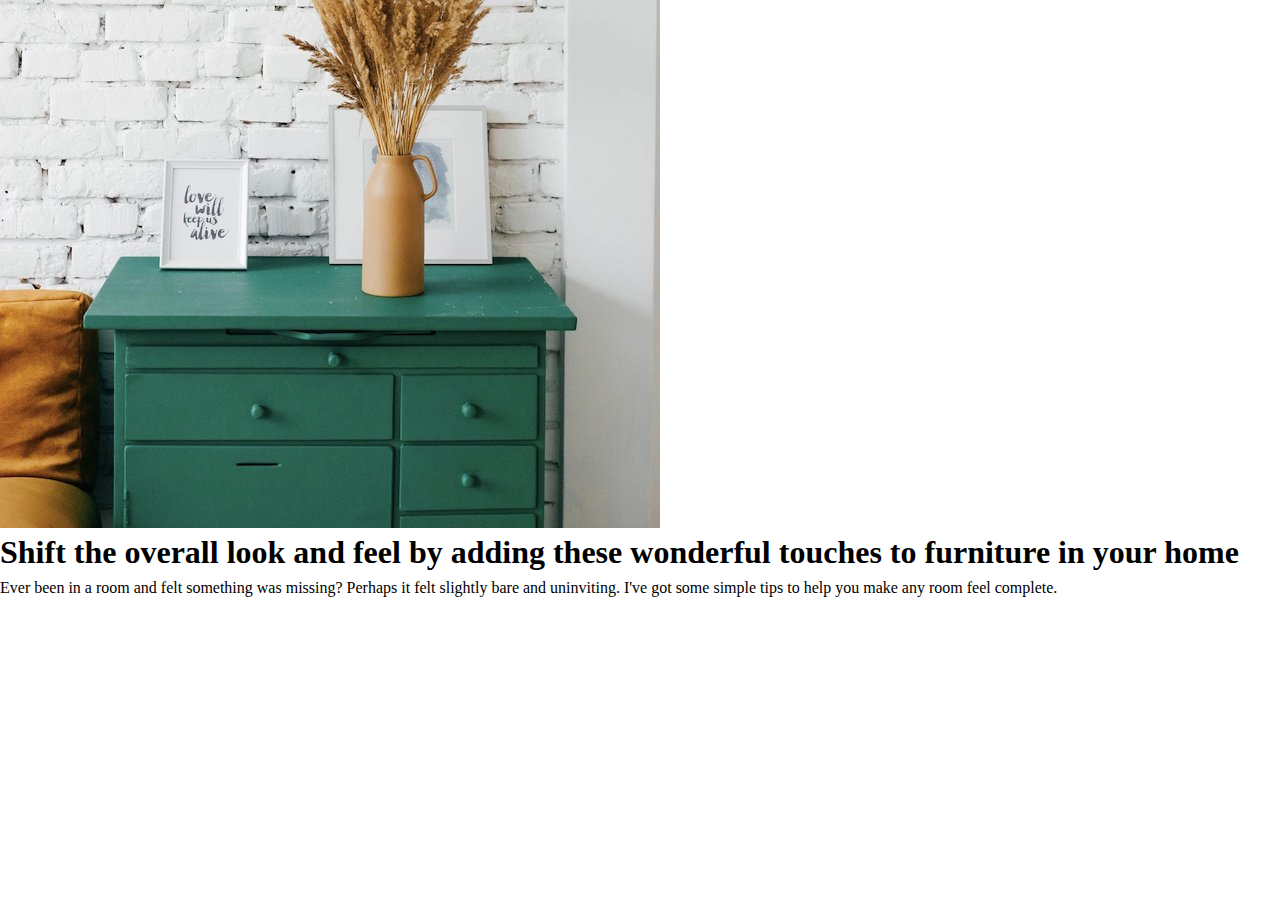
<file: article-component/index.html>
<!DOCTYPE html>
<html lang="en">
<head>
    <!-- PRElOAD FONTS -->
    <link rel="preconnect" href="https://fonts.googleapis.com">
    <link rel="preconnect" href="https://fonts.gstatic.com" crossorigin>
    <!---------------------->

    <meta charset="UTF-8">
    <meta name="viewport" content="width=device-width, initial-scale=1.0">
    <title>Article Preview Component</title>
    <link rel="shortcut icon" href="./assets/favicon-32x32.png" type="image/x-icon">

    <link rel="stylesheet" href="styles/index.css">
    
    <!-- FONT -->
    <link href="https://fonts.googleapis.com/css2?family=Manrope:wght@200..800&display=swap" rel="stylesheet">
    <!---------------------->

</head>
<body>
    <main>
        <article class="card-wraper">
            <img src="./assets/drawers.jpg" alt="A drawer with some decorations on top of it" class="hero-img">
            <section class="article-content">
                <h1 class="article-title">
                    Shift the overall look and feel by adding these wonderful touches to furniture in your home
                </h1>
                <p class="article-description">
                    Ever been in a room and felt something was missing? Perhaps it felt slightly bare and uninviting. I've got some simple tips to help you make any room feel complete.
                </p>
            </section>
        </article>
    </main>
</body>
</html>
</file>
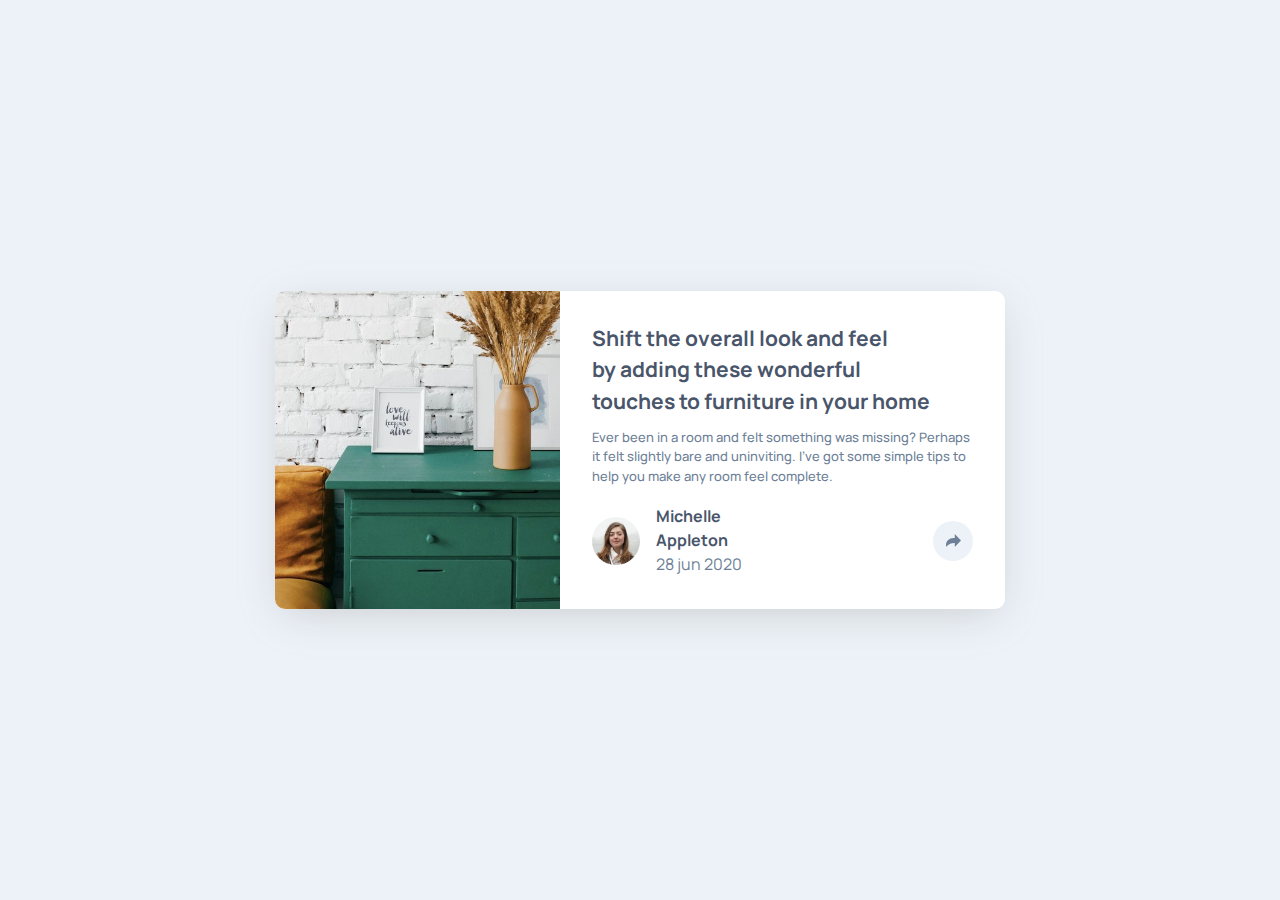
<file: article-preview-component/index.html>
<!DOCTYPE html>
<html lang="en">
<head>
    <!-- PRElOAD FONTS -->
    <link rel="preconnect" href="https://fonts.googleapis.com">
    <link rel="preconnect" href="https://fonts.gstatic.com" crossorigin>
    <!---------------------->

    <meta charset="UTF-8">
    <meta name="viewport" content="width=device-width, initial-scale=1.0">
    <title>Article Preview Component</title>
    <link rel="shortcut icon" href="./assets/favicon-32x32.png" type="image/x-icon">

    <link rel="stylesheet" href="styles/index.css">
    
    <!-- FONT -->
    <link href="https://fonts.googleapis.com/css2?family=Manrope:wght@200..800&display=swap" rel="stylesheet">
    <!---------------------->
</head>
<body>
    <main>
        <article class="card-wraper">
            <img class="hero-img" src="./assets/drawers.jpg" alt="A drawer with some decorations on top of it">
            <section class="article-content">
                <h1 class="article-title">
                    Shift the overall look and feel by adding these wonderful touches to furniture in your home
                </h1>
                <p class="article-description">
                    Ever been in a room and felt something was missing? Perhaps it felt slightly bare and uninviting. I've got some simple tips to help you make any room feel complete.
                </p>
                <div class="article-author">
                    <figure class="author-description">
                        <img src="./assets/avatar-michelle.jpg" alt="Michelle Appleton profile picture">

                        <figcaption>
                            <h4 class="author-name">Michelle Appleton</h4>
                            <span class="publish-when">28 jun 2020</span>
                        </figcaption>
                    </figure>
                    <div class="share-btn">
                        <button>
                            <img src="./assets/icon-share.svg" alt="share icon">
                        </button>
                    </div>
                </div>

            </section>

        </article>
    </main>


    <script src="app.js"></script>
</body>
</html>
</file>
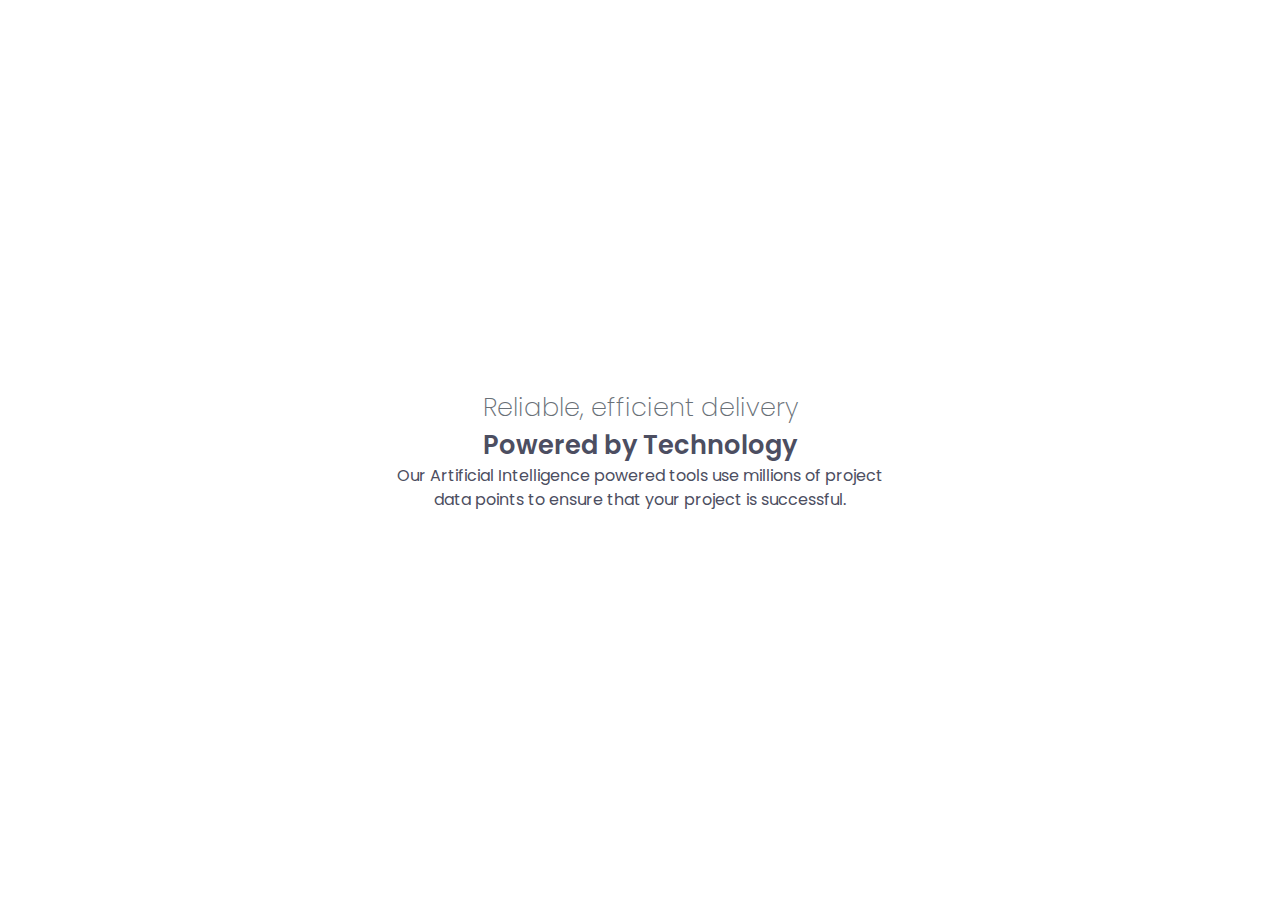
<file: four-card-feature-section/index.html>
<!DOCTYPE html>
<html lang="en">
<head>
    <link rel="preconnect" href="https://fonts.googleapis.com">
    <link rel="preconnect" href="https://fonts.gstatic.com" crossorigin>

    <meta charset="UTF-8">
    <meta name="viewport" content="width=device-width, initial-scale=1.0">
    <title>Four Card Feature Section | Frontend Mentor</title>
    <link rel="shortcut icon" href="./assets/favicon-32x32.png" type="image/x-icon">
    <link rel="stylesheet" href="styles/index.css">

    <link href="https://fonts.googleapis.com/css2?family=Poppins:ital,wght@0,100;0,200;0,300;0,400;0,500;0,600;0,700;0,800;0,900;1,100;1,200;1,300;1,400;1,500;1,600;1,700;1,800;1,900&display=swap" rel="stylesheet">
</head>
<body>
    <div class="container">
        <header class="header-content">
            <h1>
                Powered by Technology
            </h1>
            <span>
                Reliable, efficient delivery
            </span>
            <p>
                Our Artificial Intelligence powered tools use millions of project data points to ensure that your project is successful.
            </p>
        </header>

        <main>

        </main>
    </div>
</body>
</html>
</file>
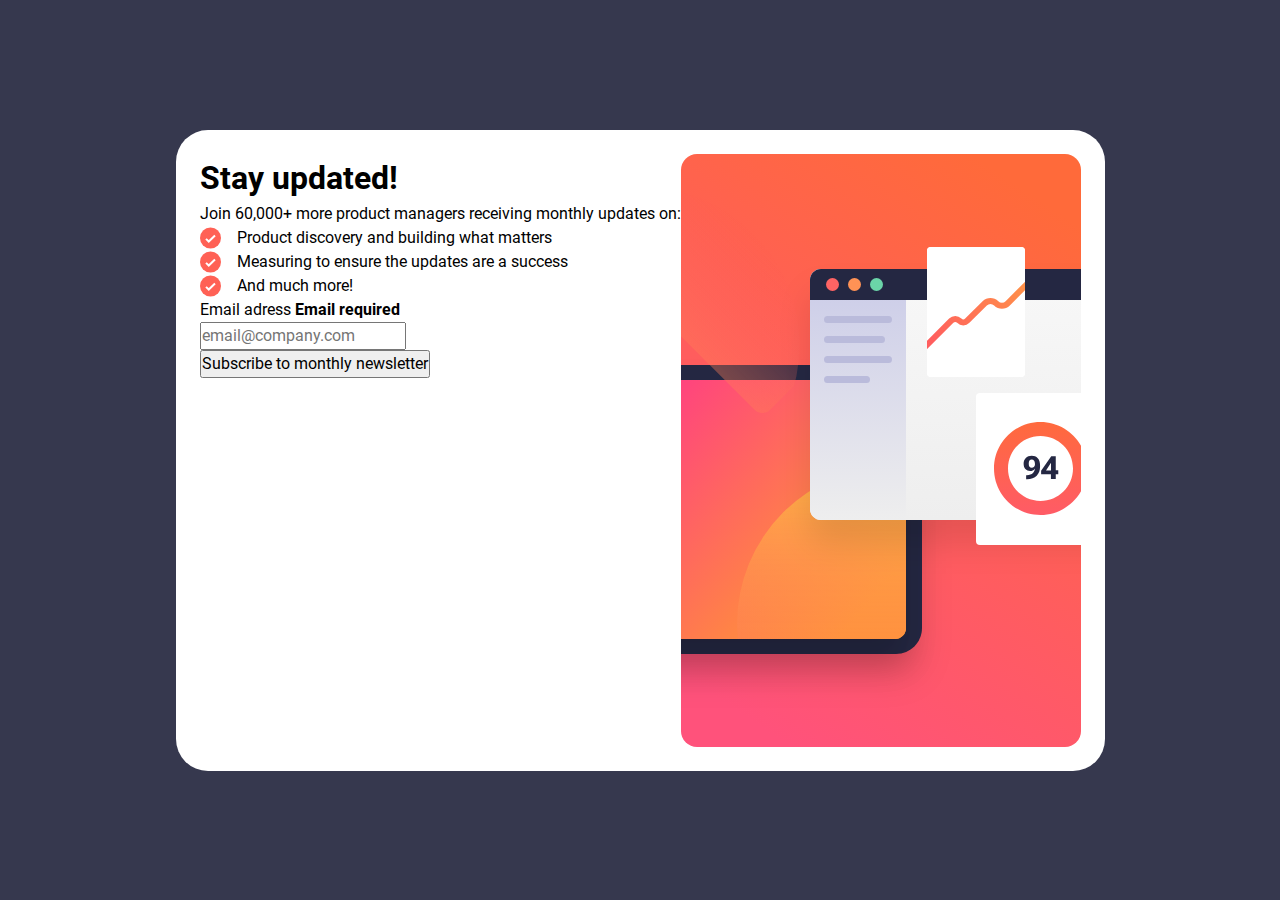
<file: newsletter-sign-up/index.html>
<!DOCTYPE html>
<html lang="en">
<head>
    <meta charset="UTF-8">
    <meta name="viewport" content="width=device-width, initial-scale=1.0">
    <title>Frontend Mentor | Newsletter Sign Up</title>
    <link rel="shortcut icon" href="./assets/images/favicon-32x32.png" type="image/x-icon">
    
    <!-- CSS -->
    <link rel="stylesheet" href="./styles/index.css">
</head>
<body>
    <main>
        <section class="card-container">
            <div class="form-container">
                <div class="form-text">
                    <h1 class="form-title">Stay updated!</h1>
                    <p class="form-call">
                        Join 60,000+ more product managers receiving monthly updates on:
                    </p>
    
                    <ul>
                        <li>
                            <img src="./assets/images/icon-list.svg" alt="list icon">
                            <p>
                                Product discovery and building what matters
                            </p>
                        </li>
                        <li>
                            <img src="./assets/images/icon-list.svg" alt="list icon">
                            <p>
                                Measuring to ensure the updates are a success
                            </p>
                        </li>
                        <li>
                            <img src="./assets/images/icon-list.svg" alt="list icon">
                            <p>
                                And much more!
                            </p>
                        </li>
                    </ul>
                </div>

                
                <form method="post">
                    <div class="form-email-container">
                        <label class="email-label" for="iEmail">Email adress</label>
                        <strong
                            class="error-message hidden"
                            role="alert"
                        >
                            Email required
                        </strong>
                    </div>
                    <input 
                        type="email"
                        name="email"
                        id="iEmail"
                        class="email-input"
                        placeholder="email@company.com"
                        aria-errormessage="error-message"
                    >
    
                        
                </form>
                <button type="submit">
                    Subscribe to monthly newsletter
                </button>
                
            </div>
            <picture class="--img-box">
                <source 
                srcset="./assets/images/sign-up-desktop.svg" 
                media="(min-width: 1024px)"
                type="image/svg+xml"
                >

                <source 
                srcset="./assets/images/sign-up-tablet.svg"
                media="(min-width: 768px)"
                type="image/svg+xml"
                >

                <img 
                src="./assets/images/sign-up-mobile.svg" 
                alt="illustration"
                >
            </picture>
        </section>
    </main>




    <script src="page.js"></script>
</body>
</html>
</file>
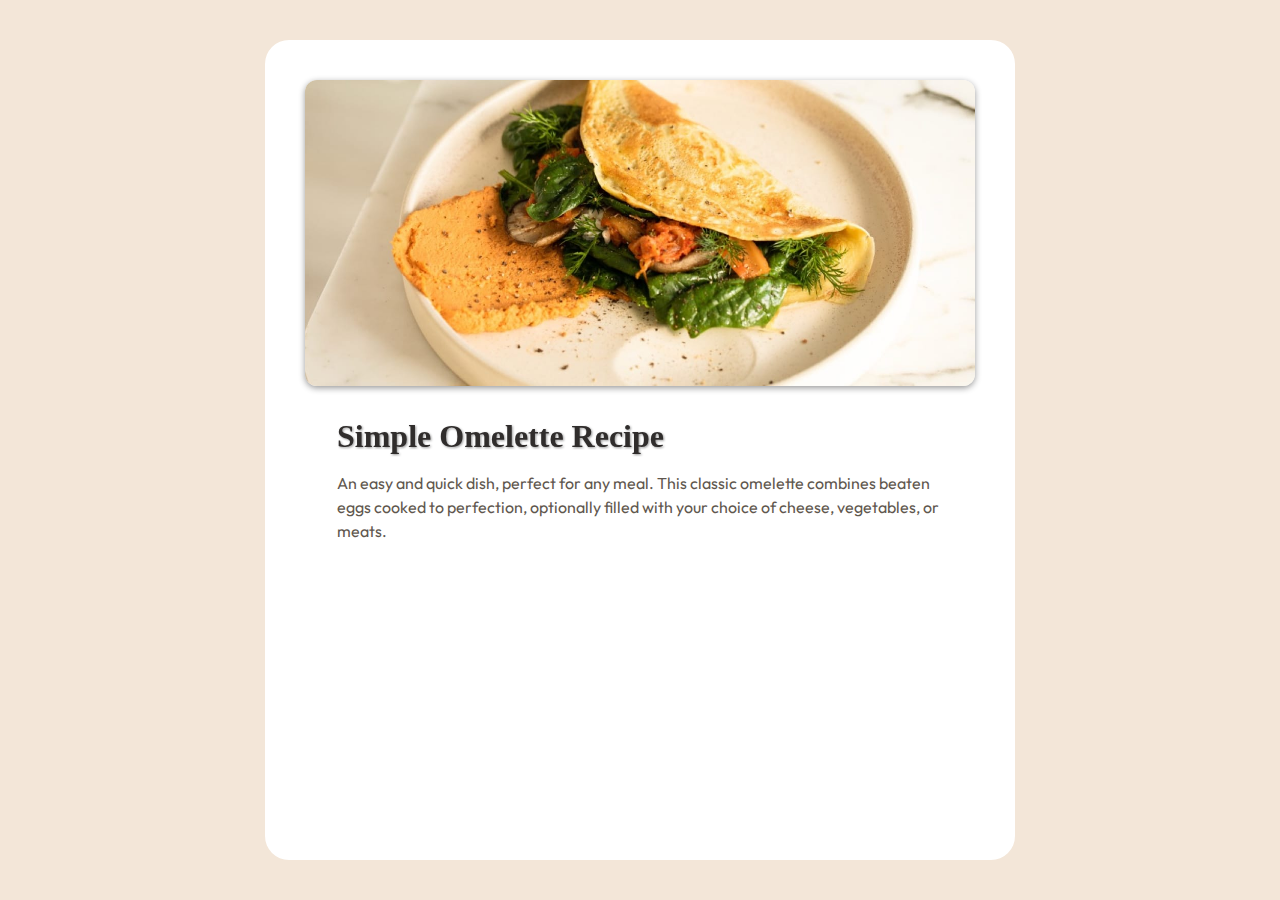
<file: recipe-page/index.html>
<!DOCTYPE html>
<html lang="en">
<head>
    <link rel="preconnect" href="https://fonts.googleapis.com">
    <link rel="preconnect" href="https://fonts.gstatic.com" crossorigin>

    <meta charset="UTF-8">
    <meta name="viewport" content="width=device-width, initial-scale=1.0">
    <title>Frontend Mentor | Recipe Page</title>
    <link rel="shortcut icon" href="./assets/favicon-32x32.png" type="image/x-icon">
    <link rel="stylesheet" href="styles/index.css">

    <link href="https://fonts.googleapis.com/css2?family=Outfit:wght@100..900&family=Young+Serif&display=swap" rel="stylesheet">
</head>
<body>
    <main class="recipe">
        <article class="recipe__container" variant-1>
            <div class="top-content">
                <div class="recipe__img_box">
                    <img src="./assets/image-omelette.jpeg" alt="omelette image">
                </div>

                <div class="recipe__caption">
                    <h1>Simple Omelette Recipe</h1>
                    <p>
                        An easy and quick dish, perfect for any meal. This classic omelette combines beaten eggs cooked to perfection, optionally filled with your choice of cheese, vegetables, or meats.
                    </p>
                </div>
            </div>
        </article>
    </main>
</body>
</html>
</file>
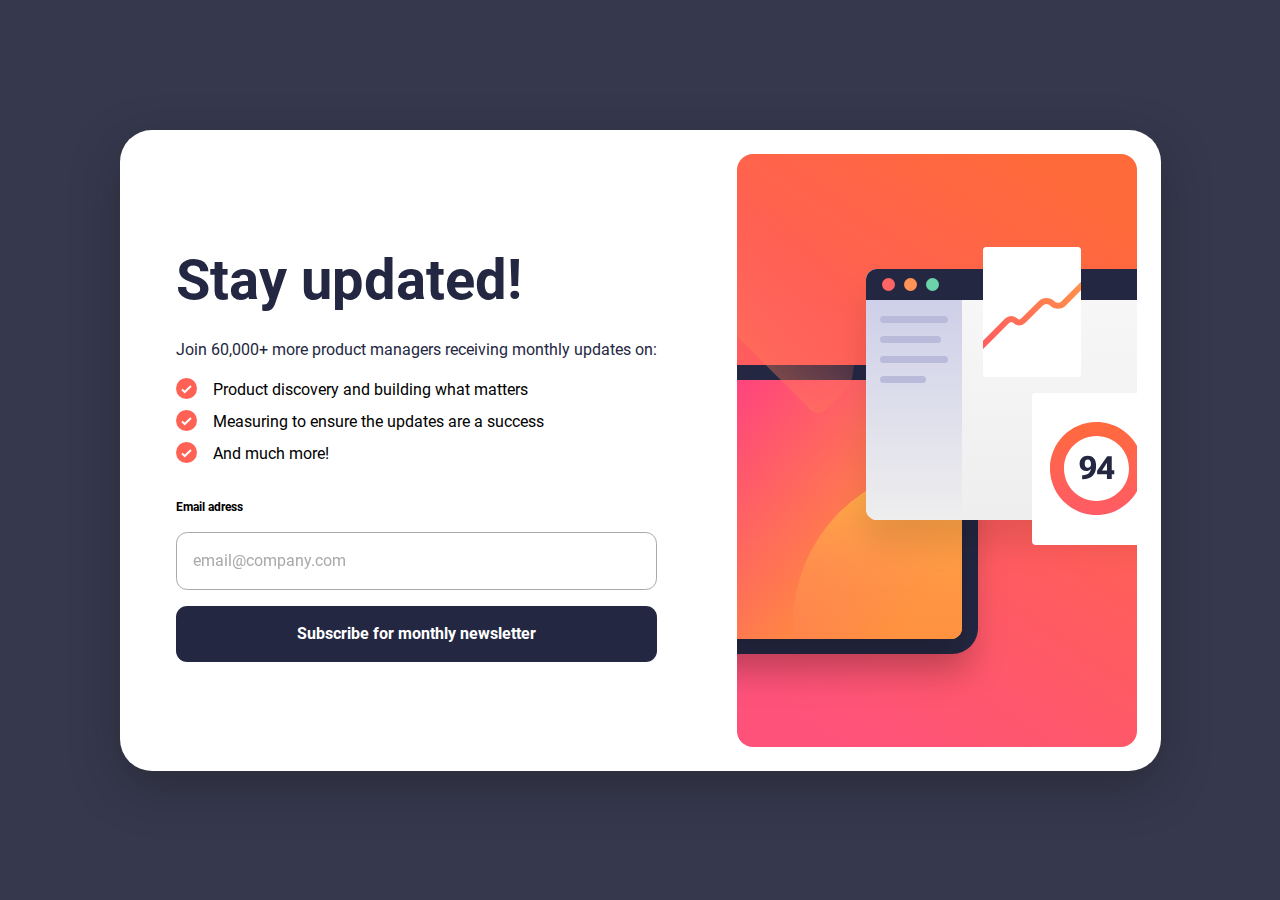
<file: sign-up-news/index.html>
<!DOCTYPE html>
<html lang="en">
<head>
    <meta charset="UTF-8">
    <meta name="viewport" content="width=device-width, initial-scale=1.0">
    <title>Frontend Mentor | Sign-up Newsletter</title>
    <link rel="shortcut icon" href="./assets/images/favicon-32x32.png" type="image/x-icon">

    <link rel="stylesheet" href="styles/index.css">

</head>
<body>
    <main>
        <section class="card-container">
            <div class="hero-img-wraper">
                <picture>
                    <source 
                    srcset="./assets/images/desktop.svg"
                    media="(min-width: 1024px)"
                    type="image/svg+xml"
                    >

                    <source 
                    srcset="./assets/images/tablet.svg"
                    media="(min-width: 768px)"
                    type="image/svg+xml"
                    >

                    <img class="hero-img" src="./assets/images/mobile.svg" alt="">
                </picture>
            </div>

            <div class="form-container">
                <div class="form-text">
                    <h1 class="form-title">
                        Stay updated!
                    </h1>
                    <p class="form-call">
                        Join 60,000+ more product managers receiving monthly updates on:
                    </p>

                    <ul class="form-bullets">
                        <li>
                            <img src="./assets/images/icon-list.svg" alt="">
                            <p>
                                Product discovery and building what matters
                            </p>
                        </li>
                        <li>
                            <img src="./assets/images/icon-list.svg" alt="">
                            <p>
                                Measuring to ensure the updates are a success
                            </p>
                        </li>
                        <li>
                            <img src="./assets/images/icon-list.svg" alt="">
                            <p>
                                And much more!
                            </p>
                        </li>
                    </ul>
                </div>

                <div class="--form">
                    <form class="--form-content">
                        <div class="input-box">
                            <label for="iEmail">Email adress</label>
                            <strong class="alert-msg hidden">Valid email required</strong>
                        </div>
                            <input 
                            class="email-input"
                            type="email" 
                            name="email" 
                            id="iEmail" 
                            placeholder="email@company.com"
                            autocomplete="on"
                            >
                        <button id="btn-submit" type="submit">Subscribe for monthly newsletter</button>
                    </form>
                </div>
            </div>

        </section>
    </main>


    <script src="app.js"></script>
</body>
</html>
</file>
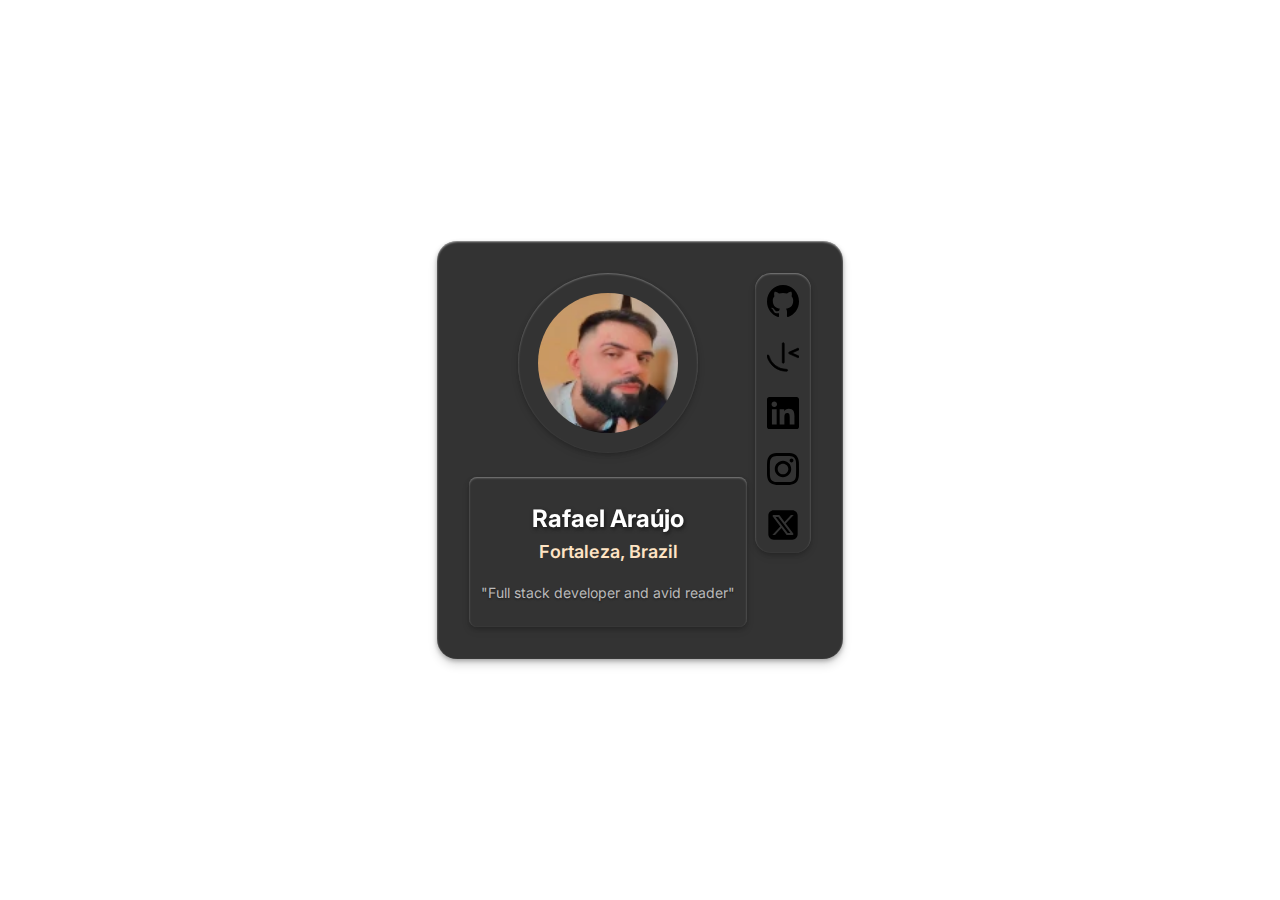
<file: social-links/index.html>
<!DOCTYPE html>
<html lang="en">
<head>

    <link rel="preconnect" href="https://fonts.googleapis.com">
    <link rel="preconnect" href="https://fonts.gstatic.com" crossorigin>
    
    <meta charset="UTF-8">
    <meta name="viewport" content="width=device-width, initial-scale=1.0">
    <title>Frontend Mentor | Social Profile Links</title>
    <link rel="shortcut icon" href="./assets/favicon-32x32.png" type="image/x-icon">
    <link rel="stylesheet" href="styles/index.css">

    <link href="https://fonts.googleapis.com/css2?family=Inter:ital,opsz,wght@0,14..32,100..900;1,14..32,100..900&display=swap" rel="stylesheet">
</head>
<body>
    <main class="content-wrapper">
        <section class="card-box">
            <div class="user-profile-box">
                <img src="./assets/me-2.webp" alt="">
            </div>

            <div class="profile-description">
                <h1>Rafael Araújo</h1>
                <span>Fortaleza, Brazil</span>
                <p>"Full stack developer and avid reader"</p>
            </div>

            <nav class="social-links-box">
                <a href="#" class="social" aria-label="github"></a>
                <a href="#" class="social" aria-label="frontend-mentor"></a>
                <a href="#" class="social" aria-label="linkedin"></a>
                <a href="#" class="social" aria-label="instagram"></a>
                <a href="#" class="social" aria-label="twitter"></a>
            </nav>
        </section>
    </main>
</body>
</html>
</file>
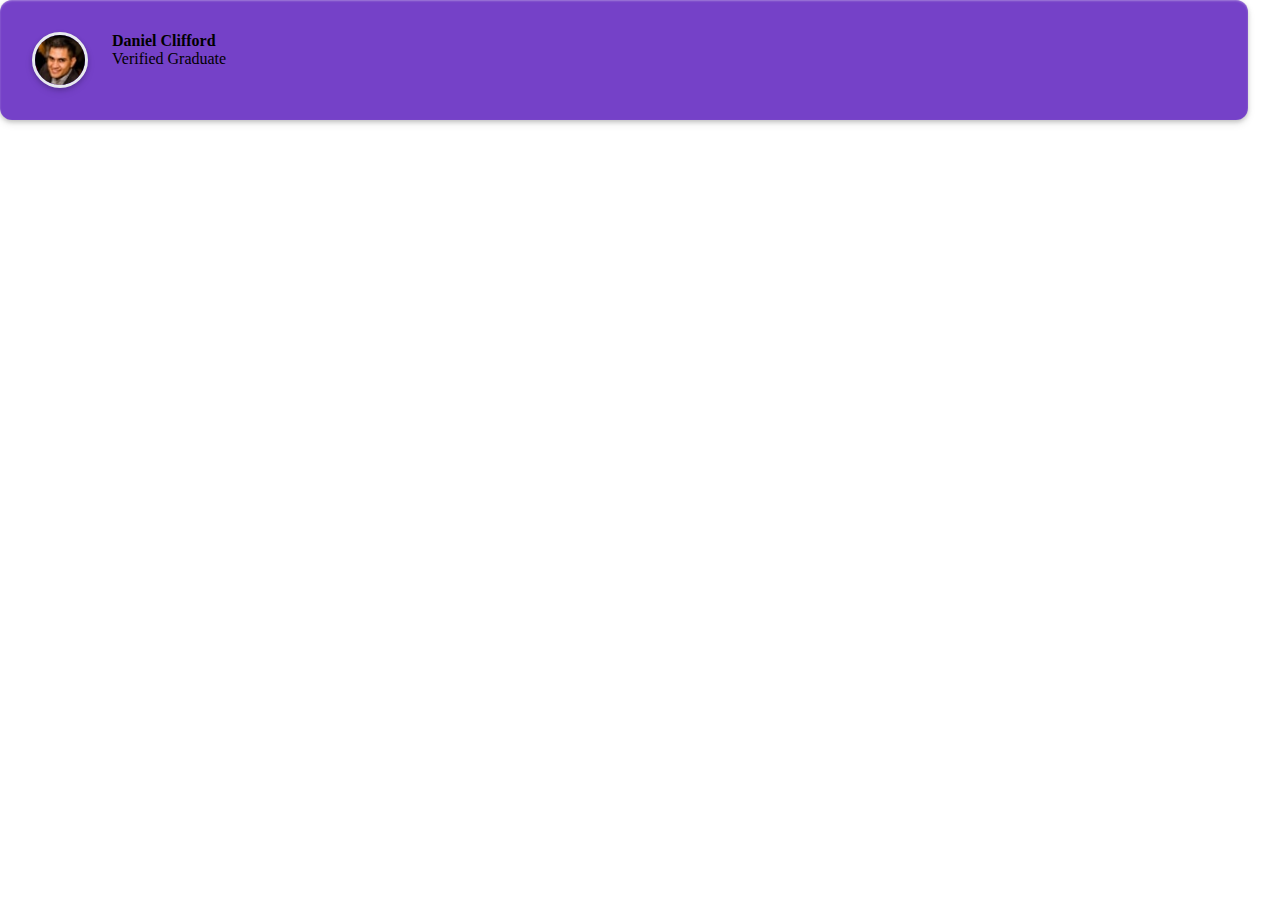
<file: testimonials-section/index.html>
<!DOCTYPE html>
<html lang="en">
<head>
    <link rel="preconnect" href="https://fonts.googleapis.com">
    <link rel="preconnect" href="https://fonts.gstatic.com" crossorigin>

    <meta charset="UTF-8">
    <meta name="viewport" content="width=device-width, initial-scale=1.0">
    <title>Testimonials Section | Frontend Mentor</title>
    <link rel="shortcut icon" href="./assets/favicon-32x32.png" type="image/x-icon">
    <link rel="stylesheet" href="styles/index.css">

    <link href="https://fonts.googleapis.com/css2?family=Barlow+Semi+Condensed:ital,wght@0,100;0,200;0,300;0,400;0,500;0,600;0,700;0,800;0,900;1,100;1,200;1,300;1,400;1,500;1,600;1,700;1,800;1,900&display=swap" rel="stylesheet">
</head>
<body>
    <main class="testimonials-grid">
        <article class="article-01">
            <div class="article-content">
                <div class="profile-photo-box">
                    <img src="./assets/image-daniel.jpg" alt="user's profile photo">
                </div>

                <div class="profile-info">
                    <h4>
                        Daniel Clifford
                    </h4>
                    <span>
                        Verified Graduate
                    </span>
                </div>
            </div>
        </article>

    </main>
</body>
</html>
</file>
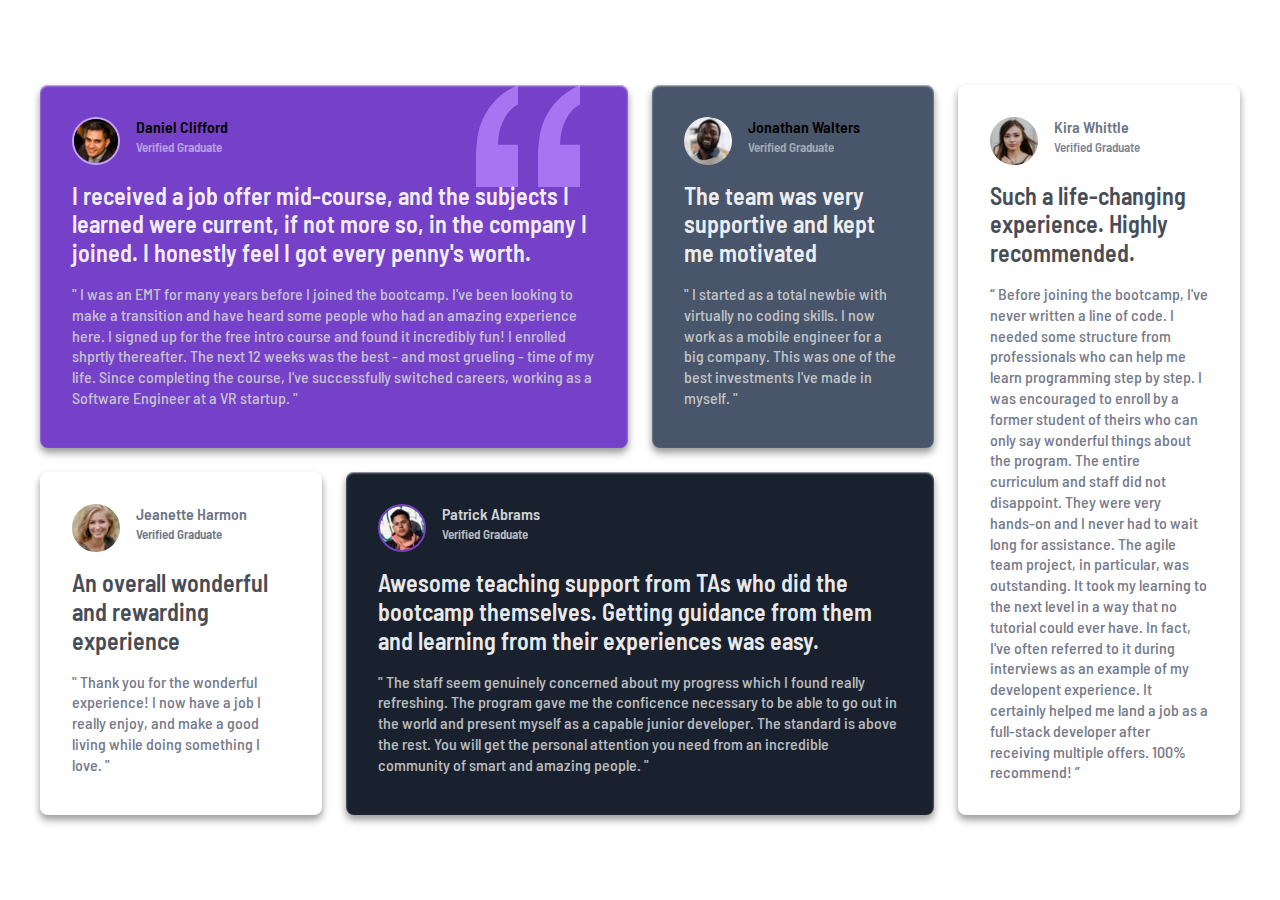
<file: testimonials/index.html>
<!DOCTYPE html>
<html lang="en">
<head>
    <link rel="preconnect" href="https://fonts.googleapis.com">
    <link rel="preconnect" href="https://fonts.gstatic.com" crossorigin>

    <meta charset="UTF-8">
    <meta name="viewport" content="width=device-width, initial-scale=1.0">
    <title>Testimonials | Frontend Mentor</title>
    <link rel="shortcut icon" href="./assets/favicon-32x32.png" type="image/x-icon">
    <link rel="stylesheet" href="./styles/index.css">

    <link href="https://fonts.googleapis.com/css2?family=Barlow+Semi+Condensed:ital,wght@0,100;0,200;0,300;0,400;0,500;0,600;0,700;0,800;0,900;1,100;1,200;1,300;1,400;1,500;1,600;1,700;1,800;1,900&display=swap" rel="stylesheet">
</head>
<body>
    <main class="testimonials-grid">
        <article class="testimonial grid-cols-2 bg-clr-clifford quote" data-author="daniel">
            <div class="testimonial-content flex gap-1">
                <div>
                    <img src="./assets/image-daniel.jpg" alt="User profile picture">
                </div>
                <div>
                    <h2 class="name">Daniel Clifford

                    </h2>
                    <p class="graduate">
                        Verified Graduate
                    </p>
                </div>
            </div>
            <p>
                I received a job offer mid-course, and the subjects I learned were current, 
                if not more so, in the company I joined. I honestly feel I got every penny's worth.
            </p>
            <p>
                " I was an EMT for many years before I joined the bootcamp. I've been looking to make a transition and have heard some people who had an amazing experience here. I signed up for the free intro course and found it incredibly fun! I enrolled shprtly thereafter. The next 12 weeks was the best - and most grueling - time of my life. Since completing the course, I've successfully switched careers, working as a Software Engineer at a VR startup. "
            </p>
        </article>

        <article class="testimonial bg-clr-walters" data-author="jonathan">
            <div class="testimonial-content flex gap-1">
                <div>
                    <img class="profile-pic" src="./assets/image-jonathan.jpg" alt="User profile picture" data-user="walters">
                </div>
                <div>
                    <h2 class="name">
                        Jonathan Walters
                    </h2>
                    <p class="graduate">
                        Verified Graduate
                    </p>
                </div>
            </div>
            <p>
                The team was very supportive and kept me motivated
            </p>
            <p>
                " I started as a total newbie with virtually no coding skills. I now work as a mobile engineer for a big company. This was one of the best investments I've made in myself. "
            </p>
        </article>

        <article class="testimonial bg-clr-harmon" data-author="jeanette">
            <div class="testimonial-content flex gap-1">
                <div>
                    <img class="profile-pic" src="./assets/image-jeanette.jpg" alt="User profile picture" data-user="harmon">
                </div>
                <div class="profile-box">
                    <h2 class="name" data-content="jeanette-harmon">
                        Jeanette Harmon
                    </h2>
                    <p class="graduate" data-content="grade-j">
                        Verified Graduate
                    </p>
                </div>
            </div>
            <p>
                An overall wonderful and rewarding experience
            </p>
            <p>
                " Thank you for the wonderful experience! I now have a job I really enjoy, and make a good living while doing something I love. "
            </p>
        </article>

        <article class="testimonial grid-cols-2 bg-clr-abrams" data-author="patrick">
            <div class="testimonial-content flex gap-1">
                <div>
                    <img class="profile-pic" src="./assets/image-patrick.jpg" alt="User profile picture" data-user="abrams">
                </div>
                <div class="profile-box">
                    <h2 class="name" data-content="patrick-abrams">
                        Patrick Abrams
                    </h2>
                    <p class="graduate" data-content="grade-p">
                        Verified Graduate
                    </p>
                </div>
            </div>
            <p>
                Awesome teaching support from TAs who did the bootcamp themselves. Getting guidance from them and learning from their experiences was easy.
            </p>
            <p>
                " The staff seem genuinely concerned about my progress which I found really refreshing. The program gave me the conficence necessary to be able to go out in the world and present myself as a capable junior developer. The standard is above the rest. You will get the personal attention you need from an incredible community of smart and amazing people. "
            </p>
        </article>

        <article class="testimonial bg-clr-whittle" data-author="kira">
            <div class="testimonial-content flex gap-1">
                <div>
                    <img class="profile-pic" src="./assets/image-kira.jpg" alt="User profile picture" data-user="whittle">
                </div>
                <div class="profile-box">
                    <h2 class="name" data-content="kira-whittle">
                        Kira Whittle
                    </h2>
                    <p class="graduate" data-content="grade-k">
                        Verified Graduate
                    </p>
                </div>
            </div>
            <p>
                Such a life-changing experience. Highly recommended.
            </p>
            <p>
                “ Before joining the bootcamp, I've never written a line of code. I needed some structure from
                professionals who can help me learn programming step by step. I was encouraged to enroll by a former
                student of theirs who can only say wonderful things about the program. The entire curriculum and staff
                did not disappoint. They were very hands-on and I never had to wait long for assistance. The agile team
                project, in particular, was outstanding. It took my learning to the next level in a way that no tutorial
                could ever have. In fact, I've often referred to it during interviews as an example of my developent
                experience. It certainly helped me land a job as a full-stack developer after receiving multiple offers.
                100% recommend! ”
            </p>
        </article>

    </main>
    
</body>
</html>
</file>
<file: article-component/styles/index.css>
@import url(global.css);
</file>
<file: article-preview-component/styles/index.css>
@import url(global.css);
@import url(card.css);
</file>
<file: four-card-feature-section/styles/index.css>
@import url(global.css);
@import url(main.css);
</file>
<file: newsletter-sign-up/styles/index.css>
@import url(global.css);
@import url(main.css);
</file>
<file: recipe-page/styles/index.css>
* {
    margin: 0;
    padding: 0;
    box-sizing: border-box;

    -webkit-font-smoothing: antialiased;
    -moz-osx-font-smoothing: grayscale;
}

:root {
    --content-bg: hsl(0, 0%, 100%);
    --page-bg: hsl(30, 54%, 90%);
    --page-bg-alt: hsl(30, 18%, 87%);

    --text-base: hsl(30, 10%, 34%);
    --text-emphasis: hsl(24, 5%, 18%);

    --heading: hsl(14, 45%, 36%);
    --heading-rose: hsl(332, 51%, 32%);
    --rose-bg: hsl(330, 100%, 98%);

    --ff-base: 'Outfit', sans-serif;
    --ff-headings: 'Young-Serif', serif;

    --shadow-m: inset
    0 1px 2px hsl(330, 100%, 98%, 90%),
    0 2px 4px hsl(30, 10%, 34%, 40%),
    0 4px 6px hsl(30, 10%, 34%, 15%);

}

html {
    scroll-behavior: smooth;
}

body {
    background-color: var(--page-bg);
}

main {
    min-block-size: 100vh;
    display: flex;
    flex-wrap: wrap;
    background-color: var(--page-bg);
    margin-inline: auto;
    justify-content: center;
    max-width: 90rem;
    /* padding-block: 2.5rem; */

    font-family: var(--ff-base);
}

.recipe__container {
    display: grid;
    background-color: var(--content-bg);
    grid-template-columns: .5fr;
    border-radius: 1.5rem;
    width: 750px;
    
    flex: 0 1 auto;
    
    
    
    
    & .top-content {
        /* padding: 2.5rem; */
        grid-area: span 1 / span 2;

        & .recipe__img_box {
            object-fit: cover;
            overflow: hidden;
            box-shadow: 0px 2px 6px #1111116e;
            /* border-radius: 0.75rem; */
            /* box-shadow: var(--shadow-m); */

            & img {
                display: block;
                max-width: 100%;
                /* border-radius: 0.75rem; */
                object-fit: cover;
                box-shadow: 1px 2px 1px #111111;

                transition: transform 0.2s ease-in-out;
                
                &:hover {
                    transform: scale(1.1);
                }
            }
        }

        & .recipe__caption {
            padding: 2rem;

            & h1 {
                font-family: var(--ff-headings);
                font-size: clamp(2rem, 2vw, 3rem);
                font-weight: 700;
                color: var(--text-emphasis);
                filter: drop-shadow(1px 1px 1px #1111116c);
                
            }

            & p {
                margin-top: 1rem;
                color: var(--text-base);
                font-size: clamp(1rem, 1vw, 1.275rem);
                line-height: 150%;
            }
        }

        & .preparation__time_box {
            display: flex;
            flex-direction: column;
            gap: 1rem;
            background-color: var(--rose-bg);
            padding: 1rem;
            border-radius: 0.5rem;

            & h2 {
                color: var(--heading-rose);
                font-weight: 600;
                padding-inline: 2rem;
            }

            & ul {
                display: flex;
                flex-flow: column wrap;
                gap: 1rem;
                padding-inline: 2rem;
                list-style-type: none;
                list-style-position: inside;

                & li {
                    color: var(--text-base);
                }


                & .alarm_box {
                    display: flex;
                    gap: 1rem;
                    align-items: center;

                    & img {
                        filter: drop-shadow(1px 1px var(--text-emphasis));

                        animation: jumpOut 0.5s infinite ease-in-out;
                    }
                }
            }
        }
        
    }

    

}

@keyframes jumpOut {
    0% {
        transform: scale(1);
    }
    50% {
        transform: scale(1.1);
    }
    100% {
        transform: scale(1);
    }
}

@media (width >= 412px) {
    
    main {
        padding-block: 2.5rem;
    }

   

    .top-content {
        padding: 2.5rem;

        & .recipe__img_box {
            border-radius: 0.75rem;
            box-shadow: var(--shadow-m);
        }

        & .recipe__caption {

            & p {
                color: red;
            }
        }
    }

    
    
}
</file>
<file: sign-up-news/styles/index.css>
@import url(global.css);
@import url(main.css);
</file>
<file: social-links/styles/index.css>
@import url(global.css);
@import url(main.css);
@import url(queries.css);
</file>
<file: testimonials-section/styles/index.css>
@import url(global.css);
@import url(articles.css);
</file>
<file: testimonials/styles/index.css>
@import url(global.css);
@import url(articles.css);
@import url(utilities.css)
</file>
